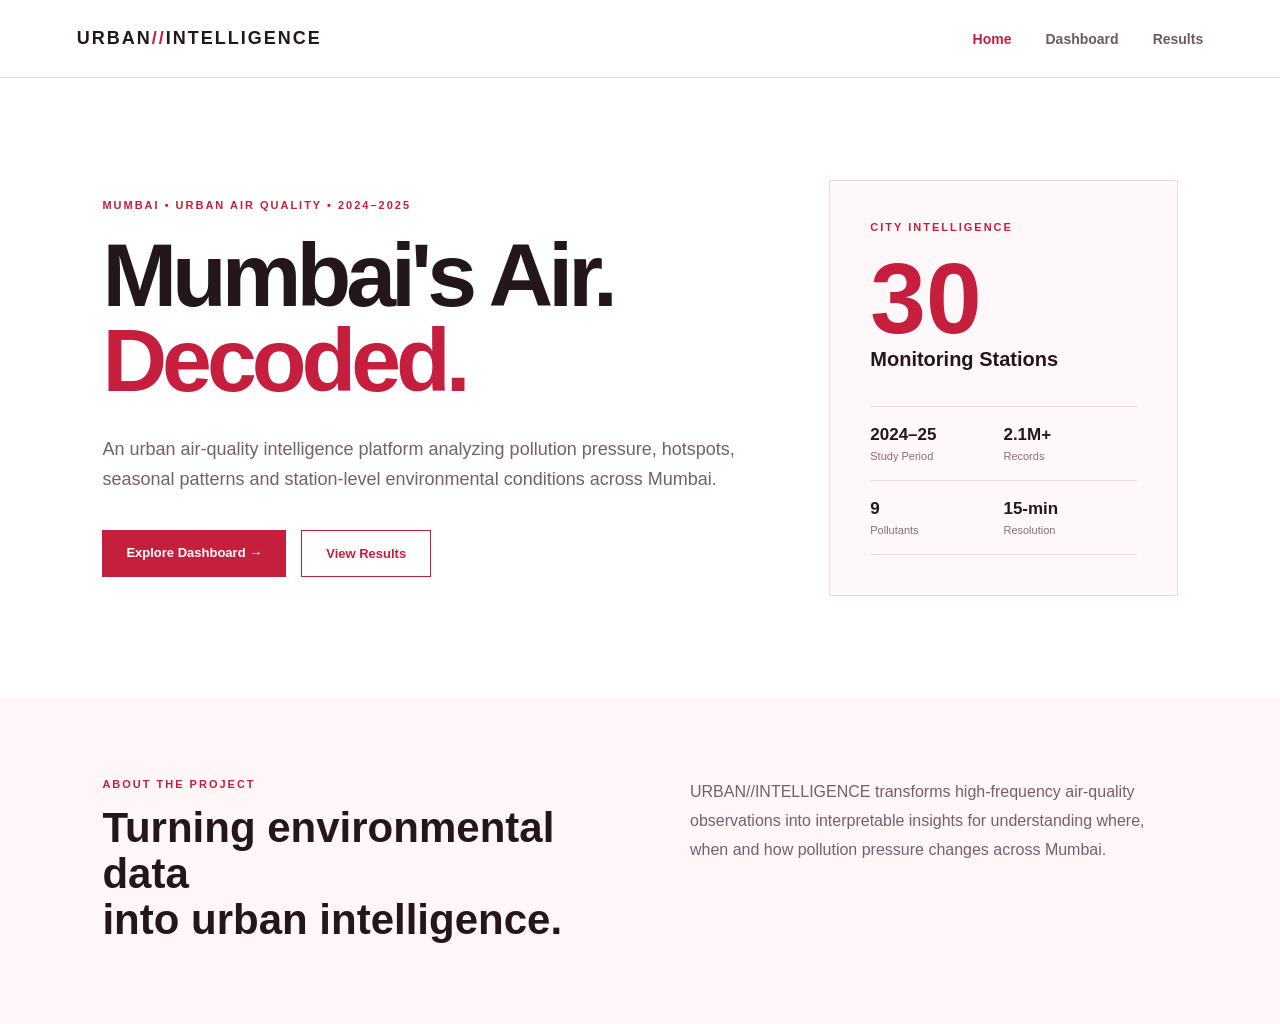
<file: index.html>
<!DOCTYPE html>
<html lang="en">
<head>
    <meta charset="UTF-8">
    <meta name="viewport" content="width=device-width, initial-scale=1.0">
    <title>URBAN//INTELLIGENCE</title>
    <link rel="stylesheet" href="style.css">
</head>

<body>

<header class="navbar">
    <div class="logo">URBAN<span>//</span>INTELLIGENCE</div>

    <nav>
        <a href="index.html" class="active">Home</a>
        <a href="dashboard.html">Dashboard</a>
        <a href="result.html">Results</a>
    </nav>
</header>

<main class="hero">

    <div class="hero-content">

        <div class="eyebrow">
            MUMBAI • URBAN AIR QUALITY • 2024–2025
        </div>

        <h1>
            Mumbai's Air.<br>
            <span>Decoded.</span>
        </h1>

        <p>
            An urban air-quality intelligence platform analyzing
            pollution pressure, hotspots, seasonal patterns and
            station-level environmental conditions across Mumbai.
        </p>

        <div class="hero-buttons">
            <a href="dashboard.html" class="btn primary">
                Explore Dashboard →
            </a>

            <a href="result.html" class="btn secondary">
                View Results
            </a>
        </div>

    </div>

    <div class="hero-card">

        <div class="card-label">CITY INTELLIGENCE</div>

        <div class="big-number">30</div>

        <div class="card-title">
            Monitoring Stations
        </div>

        <div class="mini-grid">

            <div>
                <strong>2024–25</strong>
                <span>Study Period</span>
            </div>

            <div>
                <strong>2.1M+</strong>
                <span>Records</span>
            </div>

            <div>
                <strong>9</strong>
                <span>Pollutants</span>
            </div>

            <div>
                <strong>15-min</strong>
                <span>Resolution</span>
            </div>

        </div>

    </div>

</main>

<section class="intro">

    <div>
        <p class="section-tag">ABOUT THE PROJECT</p>

        <h2>
            Turning environmental data<br>
            into urban intelligence.
        </h2>
    </div>

    <p>
        URBAN//INTELLIGENCE transforms high-frequency air-quality
        observations into interpretable insights for understanding
        where, when and how pollution pressure changes across Mumbai.
    </p>

</section>

<script src="script.js"></script>

</body>
</html>
</file>
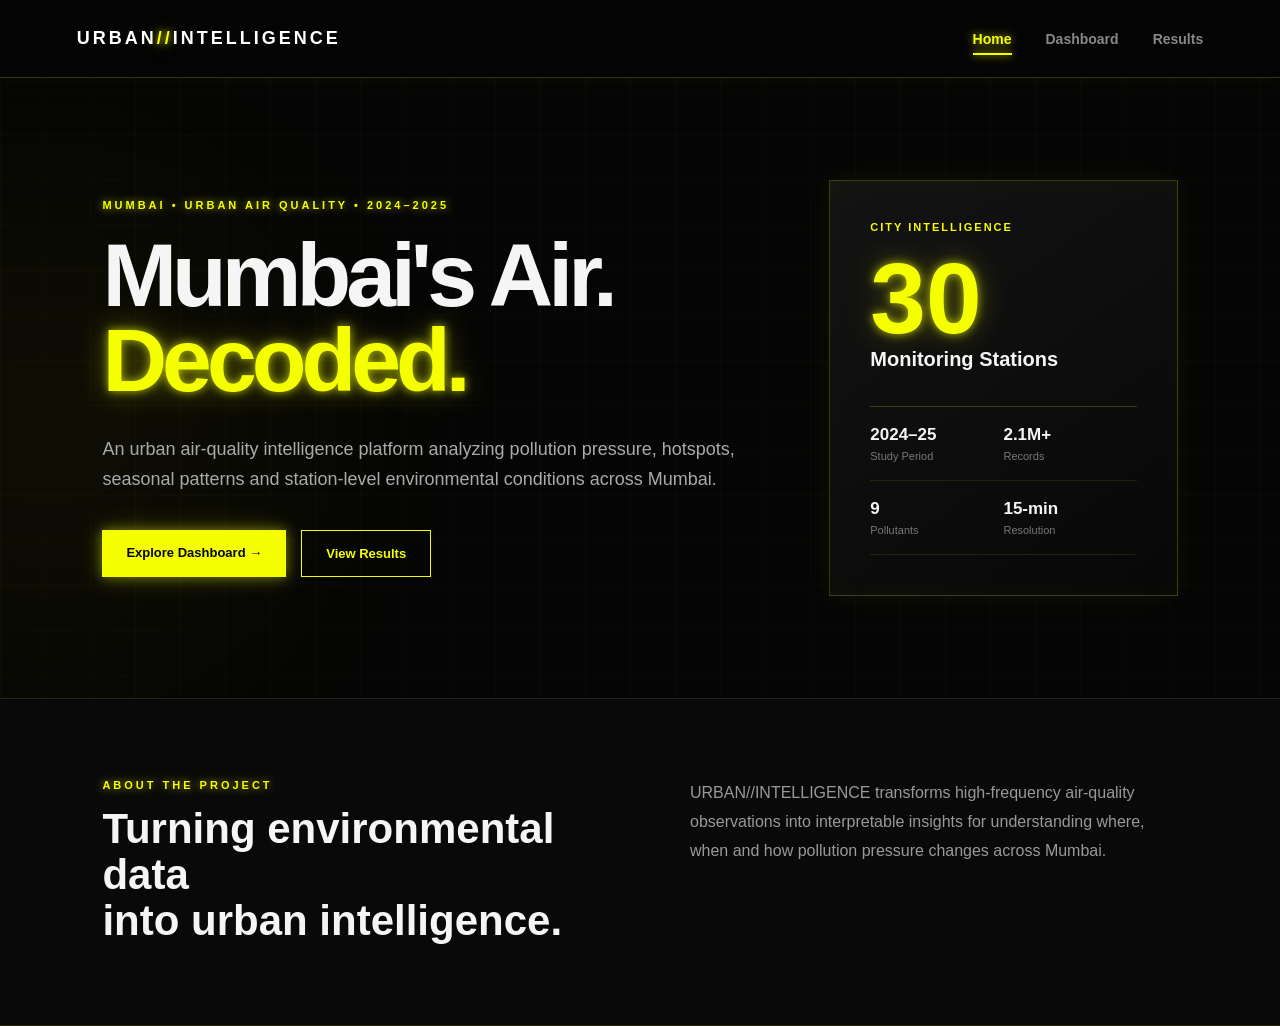
<file: frontend/index.html>
<!DOCTYPE html>
<html lang="en">

<head>
    <meta charset="UTF-8">
    <meta name="viewport" content="width=device-width, initial-scale=1.0">

    <title>URBAN//INTELLIGENCE</title>

    <link rel="stylesheet" href="style.css">
</head>

<body>

<header class="navbar">

    <div class="logo">
        URBAN<span>//</span>INTELLIGENCE
    </div>

    <nav>
        <a href="index.html" class="active">Home</a>
        <a href="dashboard.html">Dashboard</a>
        <a href="result.html">Results</a>
    </nav>

</header>


<main class="hero">

    <div class="hero-content">

        <div class="eyebrow">
            MUMBAI • URBAN AIR QUALITY • 2024–2025
        </div>

        <h1>
            Mumbai's Air.<br>
            <span>Decoded.</span>
        </h1>

        <p>
            An urban air-quality intelligence platform analyzing
            pollution pressure, hotspots, seasonal patterns and
            station-level environmental conditions across Mumbai.
        </p>

        <div class="hero-buttons">

            <a href="dashboard.html" class="btn primary">
                Explore Dashboard →
            </a>

            <a href="result.html" class="btn secondary">
                View Results
            </a>

        </div>

    </div>


    <!-- =====================================================
         CITY INTELLIGENCE CARD
         ===================================================== -->

    <div class="hero-card">

        <div class="card-label">
            CITY INTELLIGENCE
        </div>

        <div class="big-number">
            30
        </div>

        <div class="card-title">
            Monitoring Stations
        </div>

        <div class="mini-grid">

            <div>
                <strong>2024–25</strong>
                <span>Study Period</span>
            </div>

            <div>
                <strong>2.1M+</strong>
                <span>Records</span>
            </div>

            <div>
                <strong>9</strong>
                <span>Pollutants</span>
            </div>

            <div>
                <strong>15-min</strong>
                <span>Resolution</span>
            </div>

        </div>

    </div>

</main>


<!-- =========================================================
     PROJECT INTRODUCTION
     ========================================================= -->

<section class="intro">

    <div>

        <p class="section-tag">
            ABOUT THE PROJECT
        </p>

        <h2>
            Turning environmental data<br>
            into urban intelligence.
        </h2>

    </div>

    <p>
        URBAN//INTELLIGENCE transforms high-frequency air-quality
        observations into interpretable insights for understanding
        where, when and how pollution pressure changes across Mumbai.
    </p>

</section>


<script src="script.js"></script>

</body>

</html>
</file>
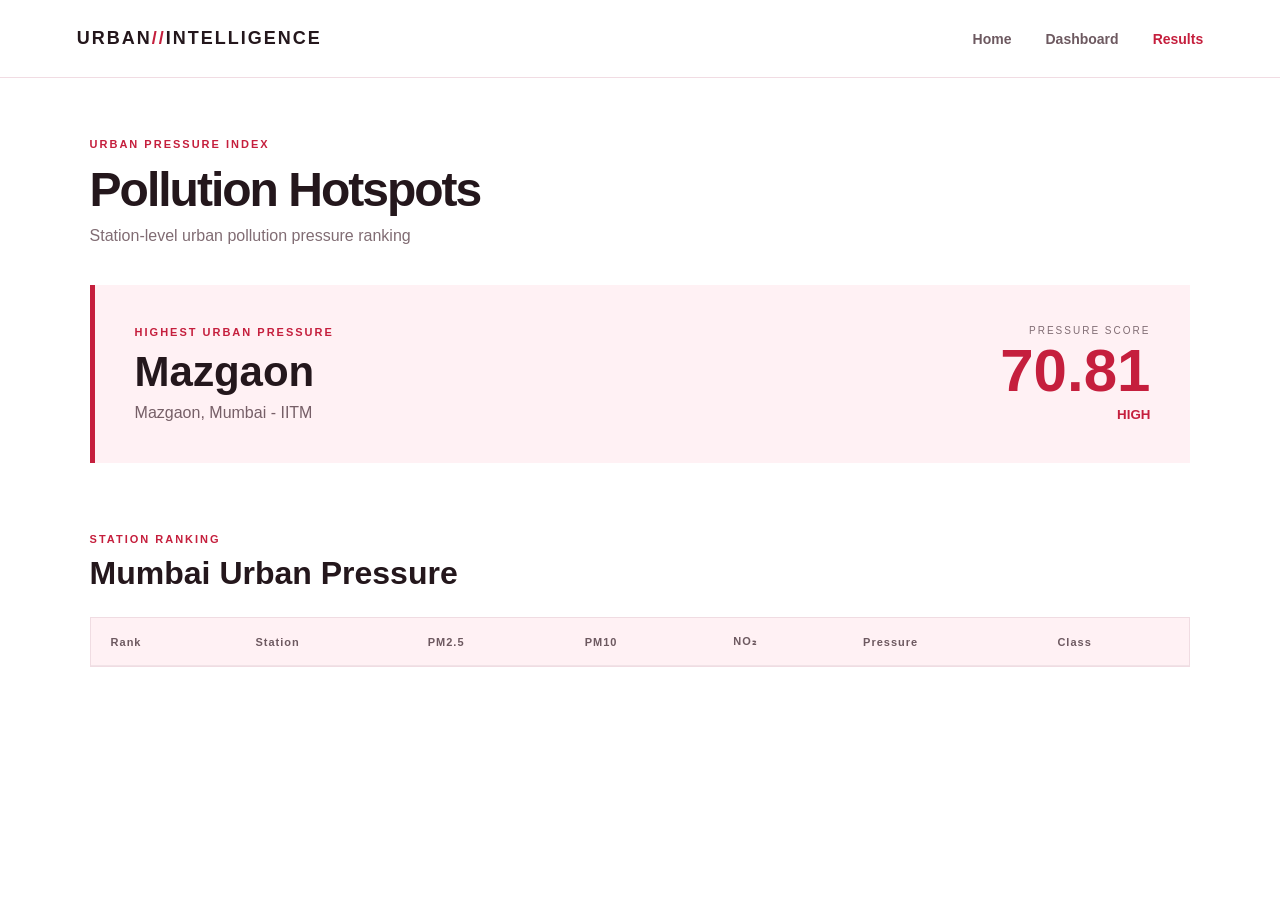
<file: result.html>
<!DOCTYPE html>
<html lang="en">

<head>

    <meta charset="UTF-8">
    <meta name="viewport" content="width=device-width, initial-scale=1.0">

    <title>Results | URBAN//INTELLIGENCE</title>

    <link rel="stylesheet" href="style.css">

</head>


<body>

<header class="navbar">

    <div class="logo">
        URBAN<span>//</span>INTELLIGENCE
    </div>

    <nav>
        <a href="index.html">Home</a>
        <a href="dashboard.html">Dashboard</a>
        <a href="result.html" class="active">Results</a>
    </nav>

</header>


<main class="results">

    <div class="page-heading">

        <div>

            <p class="section-tag">
                URBAN PRESSURE INDEX
            </p>

            <h1>
                Pollution Hotspots
            </h1>

            <p>
                Station-level urban pollution pressure ranking
            </p>

        </div>

    </div>


    <section class="top-result">

        <div>

            <p class="section-tag">
                HIGHEST URBAN PRESSURE
            </p>

            <h2>
                Mazgaon
            </h2>

            <p>
                Mazgaon, Mumbai - IITM
            </p>

        </div>

        <div class="pressure-score">

            <span>PRESSURE SCORE</span>

            <strong>70.81</strong>

            <small>HIGH</small>

        </div>

    </section>


    <section class="table-section">

        <div class="section-heading">

            <p class="section-tag">
                STATION RANKING
            </p>

            <h2>
                Mumbai Urban Pressure
            </h2>

        </div>


        <div class="table-wrapper">

            <table id="pressureTable">

                <thead>

                    <tr>
                        <th>Rank</th>
                        <th>Station</th>
                        <th>PM2.5</th>
                        <th>PM10</th>
                        <th>NO₂</th>
                        <th>Pressure</th>
                        <th>Class</th>
                    </tr>

                </thead>

                <tbody id="pressureBody">

                </tbody>

            </table>

        </div>

    </section>

</main>


<script src="script.js"></script>

</body>
</html>
</file>
<file: style.css>
* {
    margin: 0;
    padding: 0;
    box-sizing: border-box;
}

body {
    font-family: Arial, Helvetica, sans-serif;
    background: #ffffff;
    color: #24171c;
}

.navbar {
    height: 78px;
    padding: 0 6%;
    display: flex;
    align-items: center;
    justify-content: space-between;

    border-bottom: 1px solid #f1dce3;

    background: #ffffff;
}

.logo {
    font-weight: 800;
    letter-spacing: 2px;
    font-size: 18px;
}

.logo span {
    color: #c51f3d;
}

nav {
    display: flex;
    gap: 34px;
}

nav a {
    text-decoration: none;
    color: #6d5960;
    font-size: 14px;
    font-weight: 600;
}

nav a:hover,
nav a.active {
    color: #c51f3d;
}


/* HERO */

.hero {
    min-height: 620px;
    padding: 90px 8%;

    display: grid;
    grid-template-columns: 1.3fr 0.7fr;
    align-items: center;
    gap: 80px;
}

.eyebrow,
.section-tag {
    color: #c51f3d;
    font-size: 11px;
    font-weight: 800;
    letter-spacing: 2px;
}

.hero h1 {
    margin-top: 22px;
    font-size: clamp(55px, 7vw, 100px);
    line-height: 0.95;
    letter-spacing: -5px;
}

.hero h1 span {
    color: #c51f3d;
}

.hero p {
    max-width: 650px;
    margin-top: 30px;
    font-size: 18px;
    line-height: 1.7;
    color: #765f67;
}

.hero-buttons {
    display: flex;
    gap: 15px;
    margin-top: 35px;
}

.btn {
    padding: 15px 24px;
    text-decoration: none;
    font-size: 13px;
    font-weight: 700;
}

.btn.primary {
    background: #c51f3d;
    color: white;
}

.btn.secondary {
    border: 1px solid #c51f3d;
    color: #c51f3d;
}


/* HERO CARD */

.hero-card {
    padding: 40px;
    border: 1px solid #f0d8df;
    background: #fff8fa;
}

.card-label {
    color: #c51f3d;
    font-size: 11px;
    letter-spacing: 2px;
    font-weight: bold;
}

.big-number {
    font-size: 100px;
    font-weight: 800;
    color: #c51f3d;
    line-height: 1;
    margin-top: 15px;
}

.card-title {
    font-size: 20px;
    font-weight: 700;
}

.mini-grid {
    display: grid;
    grid-template-columns: 1fr 1fr;
    margin-top: 35px;
    border-top: 1px solid #efd8df;
}

.mini-grid div {
    padding: 18px 0;
    border-bottom: 1px solid #efd8df;
}

.mini-grid strong {
    display: block;
    font-size: 17px;
}

.mini-grid span {
    display: block;
    margin-top: 5px;
    font-size: 11px;
    color: #866c75;
}


/* INTRO */

.intro {
    padding: 80px 8%;
    background: #fff6f8;

    display: grid;
    grid-template-columns: 1fr 1fr;
    gap: 100px;
}

.intro h2 {
    font-size: 42px;
    line-height: 1.1;
    margin-top: 15px;
}

.intro > p {
    color: #765f67;
    line-height: 1.8;
}


/* DASHBOARD */

.dashboard,
.results {
    padding: 60px 7%;
}

.page-heading {
    display: flex;
    justify-content: space-between;
    align-items: end;
    margin-bottom: 40px;
}

.page-heading h1 {
    margin-top: 12px;
    font-size: 48px;
    letter-spacing: -2px;
}

.page-heading p:not(.section-tag) {
    color: #806c73;
    margin-top: 10px;
}

.status {
    font-size: 11px;
    font-weight: bold;
    letter-spacing: 1px;
    color: #c51f3d;
}

.status span {
    width: 8px;
    height: 8px;
    display: inline-block;
    background: #c51f3d;
    border-radius: 50%;
    margin-right: 7px;
}


/* KPI */

.kpi-grid {
    display: grid;
    grid-template-columns: repeat(4, 1fr);
    gap: 18px;
    margin-bottom: 25px;
}

.kpi {
    padding: 28px;
    border: 1px solid #f0dce2;
    background: white;
}

.kpi span {
    display: block;
    color: #886d76;
    font-size: 10px;
    letter-spacing: 1.5px;
    font-weight: bold;
}

.kpi strong {
    display: block;
    color: #c51f3d;
    font-size: 34px;
    margin-top: 15px;
}

.kpi small {
    display: block;
    margin-top: 5px;
    color: #886d76;
}

.kpi.highlight {
    background: #fff1f4;
}


/* CHARTS */

.chart-grid {
    display: grid;
    grid-template-columns: 1.5fr 1fr;
    gap: 20px;
}

.chart-card {
    padding: 30px;
    border: 1px solid #f0dce2;
    background: white;
    min-height: 350px;
}

.chart-header h2 {
    margin-top: 8px;
    margin-bottom: 25px;
    font-size: 22px;
}


/* INSIGHTS */

.insight-section,
.table-section {
    margin-top: 70px;
}

.section-heading h2 {
    margin-top: 10px;
    font-size: 32px;
}

.insight-grid {
    margin-top: 25px;
    display: grid;
    grid-template-columns: repeat(4, 1fr);
    gap: 18px;
}

.insight {
    padding: 28px;
    border-top: 3px solid #c51f3d;
    background: #fff8fa;
}

.insight span {
    color: #c51f3d;
    font-size: 11px;
    font-weight: bold;
}

.insight h3 {
    margin-top: 15px;
}

.insight p {
    margin-top: 10px;
    color: #765f67;
    line-height: 1.6;
    font-size: 14px;
}


/* RESULTS */

.top-result {
    padding: 40px;
    background: #fff1f4;
    border-left: 5px solid #c51f3d;

    display: flex;
    justify-content: space-between;
    align-items: center;
}

.top-result h2 {
    font-size: 42px;
    margin-top: 10px;
}

.top-result p:not(.section-tag) {
    color: #765f67;
    margin-top: 8px;
}

.pressure-score {
    text-align: right;
}

.pressure-score span {
    display: block;
    font-size: 10px;
    letter-spacing: 2px;
    color: #806c73;
}

.pressure-score strong {
    display: block;
    font-size: 60px;
    color: #c51f3d;
}

.pressure-score small {
    font-weight: bold;
    color: #c51f3d;
}


/* TABLE */

.table-wrapper {
    margin-top: 25px;
    overflow-x: auto;
    border: 1px solid #f0dce2;
}

table {
    width: 100%;
    border-collapse: collapse;
}

th {
    background: #fff1f4;
    color: #6d5960;
    font-size: 11px;
    text-align: left;
    letter-spacing: 1px;
}

th,
td {
    padding: 17px 20px;
    border-bottom: 1px solid #f1e3e7;
}

td {
    font-size: 13px;
}

td:first-child {
    color: #c51f3d;
    font-weight: bold;
}

.class-high {
    color: #c51f3d;
    font-weight: bold;
}

.class-moderate {
    color: #a75c70;
    font-weight: bold;
}

.class-low {
    color: #658a74;
    font-weight: bold;
}


/* RESPONSIVE */

@media (max-width: 900px) {

    .hero,
    .intro,
    .chart-grid {
        grid-template-columns: 1fr;
    }

    .kpi-grid {
        grid-template-columns: 1fr 1fr;
    }

    .insight-grid {
        grid-template-columns: 1fr 1fr;
    }

}

@media (max-width: 600px) {

    nav {
        gap: 12px;
    }

    .hero {
        padding: 60px 6%;
    }

    .dashboard,
    .results {
        padding: 40px 5%;
    }

    .kpi-grid,
    .insight-grid {
        grid-template-columns: 1fr;
    }

    .page-heading,
    .top-result {
        align-items: flex-start;
        flex-direction: column;
        gap: 25px;
    }

    .pressure-score {
        text-align: left;
    }

}
</file>
<file: frontend/style.css>
/* ============================================================
   URBAN//INTELLIGENCE
   NEON BLACK + YELLOW INTERFACE
   ============================================================ */

* {
    margin: 0;
    padding: 0;
    box-sizing: border-box;
}

:root {
    --black: #050505;
    --black-2: #0a0a0a;
    --panel: #0d0d0d;
    --panel-2: #111111;
    --yellow: #f5ff00;
    --yellow-soft: #dfff00;
    --text: #f5f5f5;
    --muted: #999999;
    --border: rgba(245, 255, 0, 0.20);
    --glow: rgba(245, 255, 0, 0.45);
}

/* ============================================================
   GLOBAL
   ============================================================ */

html {
    scroll-behavior: smooth;
}

body {
    font-family: Arial, Helvetica, sans-serif;
    background: var(--black);
    color: var(--text);
    overflow-x: hidden;
    position: relative;
}

/* animated background grid */

body::before {
    content: "";
    position: fixed;
    inset: 0;
    pointer-events: none;
    z-index: -2;

    background-image:
        linear-gradient(rgba(245, 255, 0, 0.025) 1px, transparent 1px),
        linear-gradient(90deg, rgba(245, 255, 0, 0.025) 1px, transparent 1px);

    background-size: 45px 45px;

    animation: gridMove 18s linear infinite;
}

body::after {
    content: "";
    position: fixed;
    width: 500px;
    height: 500px;
    left: -200px;
    top: 20%;
    border-radius: 50%;
    background: rgba(245, 255, 0, 0.035);
    filter: blur(100px);
    pointer-events: none;
    z-index: -1;

    animation: ambientGlow 8s ease-in-out infinite alternate;
}

@keyframes gridMove {
    from {
        transform: translateY(0);
    }

    to {
        transform: translateY(45px);
    }
}

@keyframes ambientGlow {
    from {
        opacity: 0.4;
        transform: scale(0.9);
    }

    to {
        opacity: 1;
        transform: scale(1.15);
    }
}

/* ============================================================
   NAVBAR
   ============================================================ */

.navbar {
    height: 78px;
    padding: 0 6%;

    display: flex;
    align-items: center;
    justify-content: space-between;

    background: rgba(5, 5, 5, 0.92);
    border-bottom: 1px solid var(--border);

    position: sticky;
    top: 0;
    z-index: 100;

    backdrop-filter: blur(12px);

    box-shadow:
        0 0 20px rgba(245, 255, 0, 0.04);
}

.logo {
    font-weight: 900;
    letter-spacing: 3px;
    font-size: 18px;
    color: white;

    transition: 0.3s ease;
}

.logo:hover {
    text-shadow:
        0 0 8px var(--yellow),
        0 0 20px var(--yellow);
}

.logo span {
    color: var(--yellow);

    text-shadow:
        0 0 7px var(--yellow),
        0 0 18px rgba(245, 255, 0, 0.5);
}

nav {
    display: flex;
    gap: 34px;
}

nav a {
    text-decoration: none;
    color: #888;
    font-size: 14px;
    font-weight: 700;
    position: relative;
    transition: 0.3s ease;
}

nav a::after {
    content: "";
    position: absolute;
    left: 0;
    bottom: -8px;
    width: 0;
    height: 2px;
    background: var(--yellow);

    box-shadow: 0 0 8px var(--yellow);

    transition: width 0.3s ease;
}

nav a:hover,
nav a.active {
    color: var(--yellow);
    text-shadow: 0 0 10px rgba(245, 255, 0, 0.7);
}

nav a:hover::after,
nav a.active::after {
    width: 100%;
}

/* ============================================================
   HERO
   ============================================================ */

.hero {
    min-height: 620px;
    padding: 90px 8%;

    display: grid;
    grid-template-columns: 1.3fr 0.7fr;
    align-items: center;
    gap: 80px;

    animation: pageEnter 0.9s ease both;
}

@keyframes pageEnter {
    from {
        opacity: 0;
        transform: translateY(25px);
    }

    to {
        opacity: 1;
        transform: translateY(0);
    }
}

.eyebrow,
.section-tag {
    color: var(--yellow);
    font-size: 11px;
    font-weight: 900;
    letter-spacing: 3px;

    text-shadow:
        0 0 8px rgba(245, 255, 0, 0.7);
}

.hero h1 {
    margin-top: 22px;
    font-size: clamp(55px, 7vw, 100px);
    line-height: 0.95;
    letter-spacing: -5px;
}

.hero h1 span {
    color: var(--yellow);

    text-shadow:
        0 0 10px rgba(245, 255, 0, 0.7),
        0 0 30px rgba(245, 255, 0, 0.35);
}

.hero p {
    max-width: 650px;
    margin-top: 30px;

    font-size: 18px;
    line-height: 1.7;
    color: #aaa;
}

/* ============================================================
   BUTTONS
   ============================================================ */

.hero-buttons {
    display: flex;
    gap: 15px;
    margin-top: 35px;
}

.btn {
    padding: 15px 24px;
    text-decoration: none;
    font-size: 13px;
    font-weight: 800;

    transition:
        transform 0.25s ease,
        box-shadow 0.25s ease,
        background 0.25s ease;
}

.btn.primary {
    background: var(--yellow);
    color: #050505;

    box-shadow:
        0 0 12px rgba(245, 255, 0, 0.45),
        0 0 30px rgba(245, 255, 0, 0.15);
}

.btn.primary:hover {
    transform: translateY(-4px);

    box-shadow:
        0 0 15px var(--yellow),
        0 0 40px rgba(245, 255, 0, 0.45);
}

.btn.secondary {
    border: 1px solid var(--yellow);
    color: var(--yellow);
    background: transparent;

    box-shadow: inset 0 0 0 rgba(245, 255, 0, 0);
}

.btn.secondary:hover {
    background: var(--yellow);
    color: #050505;

    box-shadow:
        0 0 15px var(--yellow),
        0 0 35px rgba(245, 255, 0, 0.35);

    transform: translateY(-4px);
}

/* ============================================================
   HERO CARD
   ============================================================ */

.hero-card {
    padding: 40px;

    border: 1px solid var(--border);
    background: linear-gradient(
        145deg,
        rgba(20, 20, 20, 0.95),
        rgba(8, 8, 8, 0.95)
    );

    box-shadow:
        0 0 25px rgba(245, 255, 0, 0.06),
        inset 0 0 25px rgba(245, 255, 0, 0.025);

    position: relative;
    overflow: hidden;

    animation: floatCard 5s ease-in-out infinite;
}

.hero-card::before {
    content: "";
    position: absolute;
    top: 0;
    left: -100%;
    width: 70%;
    height: 2px;

    background: var(--yellow);
    box-shadow: 0 0 15px var(--yellow);

    animation: scanLine 4s linear infinite;
}

@keyframes scanLine {
    0% {
        left: -100%;
    }

    100% {
        left: 150%;
    }
}

@keyframes floatCard {
    0%, 100% {
        transform: translateY(0);
    }

    50% {
        transform: translateY(-8px);
    }
}

.card-label {
    color: var(--yellow);
    font-size: 11px;
    letter-spacing: 2px;
    font-weight: bold;
}

.big-number {
    font-size: 100px;
    font-weight: 900;
    color: var(--yellow);
    line-height: 1;
    margin-top: 15px;

    text-shadow:
        0 0 10px rgba(245, 255, 0, 0.7),
        0 0 30px rgba(245, 255, 0, 0.3);
}

.card-title {
    font-size: 20px;
    font-weight: 700;
}

.mini-grid {
    display: grid;
    grid-template-columns: 1fr 1fr;

    margin-top: 35px;

    border-top: 1px solid var(--border);
}

.mini-grid div {
    padding: 18px 0;
    border-bottom: 1px solid rgba(245, 255, 0, 0.1);
}

.mini-grid strong {
    display: block;
    font-size: 17px;
}

.mini-grid span {
    display: block;
    margin-top: 5px;
    font-size: 11px;
    color: #777;
}

/* ============================================================
   INTRO
   ============================================================ */

.intro {
    padding: 80px 8%;

    background: rgba(10, 10, 10, 0.9);

    display: grid;
    grid-template-columns: 1fr 1fr;
    gap: 100px;

    border-top: 1px solid rgba(245, 255, 0, 0.12);
    border-bottom: 1px solid rgba(245, 255, 0, 0.12);
}

.intro h2 {
    font-size: 42px;
    line-height: 1.1;
    margin-top: 15px;
}

.intro > p {
    color: #999;
    line-height: 1.8;
}

/* ============================================================
   DASHBOARD / RESULTS
   ============================================================ */

.dashboard,
.results {
    padding: 60px 7%;

    animation: pageEnter 0.7s ease both;
}

.page-heading {
    display: flex;
    justify-content: space-between;
    align-items: end;
    margin-bottom: 40px;
}

.page-heading h1 {
    margin-top: 12px;
    font-size: 48px;
    letter-spacing: -2px;
}

.page-heading p:not(.section-tag) {
    color: #888;
    margin-top: 10px;
}

/* ============================================================
   STATUS
   ============================================================ */

.status {
    font-size: 11px;
    font-weight: bold;
    letter-spacing: 1px;
    color: var(--yellow);

    text-shadow: 0 0 8px rgba(245, 255, 0, 0.6);
}

.status span {
    width: 8px;
    height: 8px;

    display: inline-block;

    background: var(--yellow);
    border-radius: 50%;

    margin-right: 7px;

    box-shadow:
        0 0 7px var(--yellow),
        0 0 15px var(--yellow);

    animation: pulse 1.4s ease-in-out infinite;
}

@keyframes pulse {
    0%, 100% {
        opacity: 1;
        transform: scale(1);
    }

    50% {
        opacity: 0.45;
        transform: scale(0.7);
    }
}

/* ============================================================
   KPI
   ============================================================ */

.kpi-grid {
    display: grid;
    grid-template-columns: repeat(4, 1fr);
    gap: 18px;
    margin-bottom: 25px;
}

.kpi {
    padding: 28px;

    border: 1px solid var(--border);

    background:
        linear-gradient(
            145deg,
            rgba(18, 18, 18, 0.95),
            rgba(8, 8, 8, 0.95)
        );

    position: relative;
    overflow: hidden;

    transition:
        transform 0.3s ease,
        border-color 0.3s ease,
        box-shadow 0.3s ease;
}

.kpi::before {
    content: "";
    position: absolute;
    left: 0;
    top: 0;

    width: 3px;
    height: 100%;

    background: var(--yellow);

    box-shadow:
        0 0 12px var(--yellow);
}

.kpi:hover {
    transform: translateY(-7px);

    border-color: rgba(245, 255, 0, 0.65);

    box-shadow:
        0 0 20px rgba(245, 255, 0, 0.12),
        inset 0 0 20px rgba(245, 255, 0, 0.03);
}

.kpi span {
    display: block;
    color: #888;
    font-size: 10px;
    letter-spacing: 1.5px;
    font-weight: bold;
}

.kpi strong {
    display: block;
    color: var(--yellow);
    font-size: 34px;
    margin-top: 15px;

    text-shadow:
        0 0 8px rgba(245, 255, 0, 0.5);
}

.kpi small {
    display: block;
    margin-top: 5px;
    color: #777;
}

.kpi.highlight {
    background:
        linear-gradient(
            145deg,
            rgba(245, 255, 0, 0.08),
            rgba(12, 12, 12, 0.98)
        );

    border-color: rgba(245, 255, 0, 0.4);
}

/* ============================================================
   CHARTS
   ============================================================ */

.chart-grid {
    display: grid;
    grid-template-columns: 1.5fr 1fr;
    gap: 20px;
}

.chart-card {
    padding: 30px;

    border: 1px solid var(--border);

    background:
        linear-gradient(
            145deg,
            rgba(16, 16, 16, 0.96),
            rgba(7, 7, 7, 0.96)
        );

    min-height: 350px;

    transition:
        border-color 0.3s ease,
        box-shadow 0.3s ease;
}

.chart-card:hover {
    border-color: rgba(245, 255, 0, 0.5);

    box-shadow:
        0 0 25px rgba(245, 255, 0, 0.08);
}

.chart-header h2 {
    margin-top: 8px;
    margin-bottom: 25px;
    font-size: 22px;
}

/* ============================================================
   INSIGHTS
   ============================================================ */

.insight-section,
.table-section {
    margin-top: 70px;
}

.section-heading h2 {
    margin-top: 10px;
    font-size: 32px;
}

.insight-grid {
    margin-top: 25px;

    display: grid;
    grid-template-columns: repeat(4, 1fr);
    gap: 18px;
}

.insight {
    padding: 28px;

    border-top: 3px solid var(--yellow);

    background:
        linear-gradient(
            145deg,
            #111111,
            #080808
        );

    transition:
        transform 0.3s ease,
        box-shadow 0.3s ease;
}

.insight:hover {
    transform: translateY(-6px);

    box-shadow:
        0 0 25px rgba(245, 255, 0, 0.09);
}

.insight span {
    color: var(--yellow);
    font-size: 11px;
    font-weight: bold;

    text-shadow:
        0 0 7px rgba(245, 255, 0, 0.6);
}

.insight h3 {
    margin-top: 15px;
}

.insight p {
    margin-top: 10px;
    color: #888;
    line-height: 1.6;
    font-size: 14px;
}

/* ============================================================
   RESULTS
   ============================================================ */

.top-result {
    padding: 40px;

    background:
        linear-gradient(
            120deg,
            rgba(245, 255, 0, 0.08),
            rgba(10, 10, 10, 0.95)
        );

    border-left: 5px solid var(--yellow);

    display: flex;
    justify-content: space-between;
    align-items: center;

    box-shadow:
        0 0 25px rgba(245, 255, 0, 0.05);
}

.top-result h2 {
    font-size: 42px;
    margin-top: 10px;
}

.top-result p:not(.section-tag) {
    color: #888;
    margin-top: 8px;
}

.pressure-score {
    text-align: right;
}

.pressure-score span {
    display: block;
    font-size: 10px;
    letter-spacing: 2px;
    color: #777;
}

.pressure-score strong {
    display: block;
    font-size: 60px;
    color: var(--yellow);

    text-shadow:
        0 0 10px rgba(245, 255, 0, 0.7),
        0 0 30px rgba(245, 255, 0, 0.3);
}

.pressure-score small {
    font-weight: bold;
    color: var(--yellow);
}

/* ============================================================
   TABLE
   ============================================================ */

.table-wrapper {
    margin-top: 25px;
    overflow-x: auto;

    border: 1px solid var(--border);

    background: #090909;
}

table {
    width: 100%;
    border-collapse: collapse;
}

th {
    background: #151515;
    color: var(--yellow);

    font-size: 11px;
    text-align: left;
    letter-spacing: 1px;

    text-shadow:
        0 0 6px rgba(245, 255, 0, 0.45);
}

th,
td {
    padding: 17px 20px;
    border-bottom: 1px solid rgba(245, 255, 0, 0.08);
}

tr {
    transition: background 0.25s ease;
}

tbody tr:hover {
    background: rgba(245, 255, 0, 0.045);
}

td {
    font-size: 13px;
    color: #ddd;
}

td:first-child {
    color: var(--yellow);
    font-weight: bold;
}

.class-high {
    color: #ffea00;
    font-weight: bold;

    text-shadow:
        0 0 6px rgba(245, 255, 0, 0.45);
}

.class-moderate {
    color: #c5c5c5;
    font-weight: bold;
}

.class-low {
    color: #777;
    font-weight: bold;
}

/* ============================================================
   SCROLLBAR
   ============================================================ */

::-webkit-scrollbar {
    width: 8px;
}

::-webkit-scrollbar-track {
    background: #050505;
}

::-webkit-scrollbar-thumb {
    background: #333;
    border-radius: 10px;
}

::-webkit-scrollbar-thumb:hover {
    background: var(--yellow);

    box-shadow:
        0 0 10px var(--yellow);
}

/* ============================================================
   SELECTION
   ============================================================ */

::selection {
    background: var(--yellow);
    color: #000;
}

/* ============================================================
   RESPONSIVE
   ============================================================ */

@media (max-width: 900px) {

    .hero,
    .intro,
    .chart-grid {
        grid-template-columns: 1fr;
    }

    .kpi-grid {
        grid-template-columns: 1fr 1fr;
    }

    .insight-grid {
        grid-template-columns: 1fr 1fr;
    }

}

@media (max-width: 600px) {

    .navbar {
        padding: 0 5%;
    }

    nav {
        gap: 12px;
    }

    nav a {
        font-size: 12px;
    }

    .hero {
        padding: 60px 6%;
    }

    .dashboard,
    .results {
        padding: 40px 5%;
    }

    .kpi-grid,
    .insight-grid {
        grid-template-columns: 1fr;
    }

    .page-heading,
    .top-result {
        align-items: flex-start;
        flex-direction: column;
        gap: 25px;
    }

    .pressure-score {
        text-align: left;
    }

    .hero h1 {
        font-size: 58px;
        letter-spacing: -3px;
    }

    .hero-card {
        padding: 28px;
    }

    .big-number {
        font-size: 75px;
    }

}
</file>
